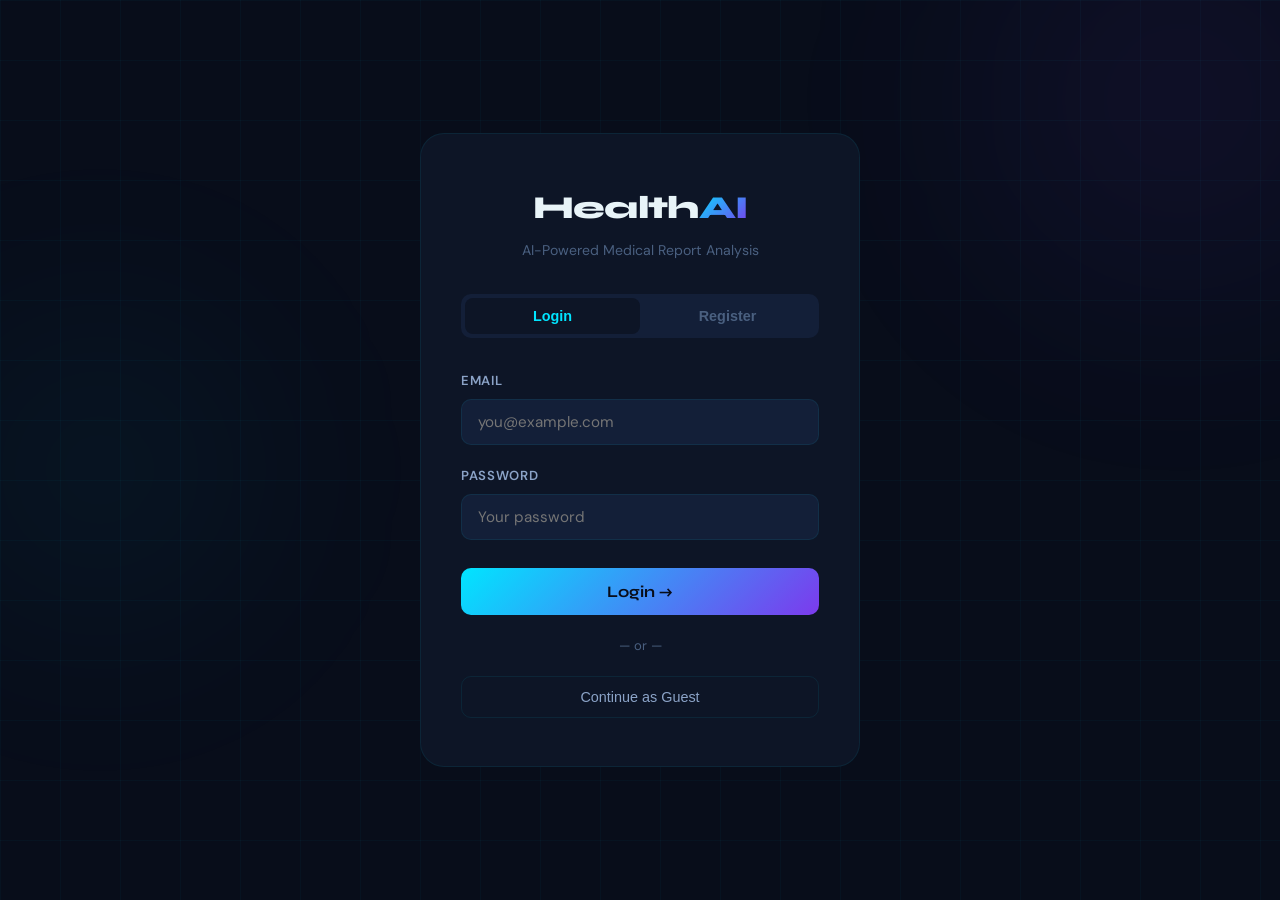
<file: frontend/login.html>
<!DOCTYPE html>
<html lang="en">
<head>
  <meta charset="UTF-8"/>
  <meta name="viewport" content="width=device-width, initial-scale=1.0"/>
  <title>HealthAI — Login</title>
  <link href="https://fonts.googleapis.com/css2?family=Syne:wght@400;600;700;800&family=DM+Sans:wght@300;400;500&display=swap" rel="stylesheet">
  <link rel="stylesheet" href="style.css"/>
  <style>
    .auth-page { min-height: 100vh; display: flex; align-items: center; justify-content: center; padding: 24px; }
    .auth-card { background: var(--bg-card); border: 1px solid var(--border); border-radius: var(--radius-lg); padding: 48px 40px; width: 100%; max-width: 440px; }
    .auth-logo { text-align: center; margin-bottom: 32px; }
    .auth-logo .logo-text { font-family: var(--font-display); font-size: 2rem; font-weight: 800; }
    .auth-tabs { display: flex; background: var(--bg-surface); border-radius: var(--radius-sm); padding: 4px; margin-bottom: 32px; }
    .auth-tab { flex: 1; padding: 10px; text-align: center; border-radius: 8px; cursor: pointer; font-weight: 600; font-size: 0.9rem; color: var(--text-muted); transition: all 0.2s; border: none; background: none; }
    .auth-tab.active { background: var(--bg-card); color: var(--cyan); }
    .form-group { margin-bottom: 20px; }
    .form-label { display: block; font-size: 0.82rem; font-weight: 600; color: var(--text-secondary); margin-bottom: 8px; text-transform: uppercase; letter-spacing: 0.05em; }
    .form-input { width: 100%; padding: 12px 16px; background: var(--bg-surface); border: 1px solid var(--border); border-radius: var(--radius-sm); color: var(--text-primary); font-size: 0.95rem; outline: none; transition: border-color 0.2s; box-sizing: border-box; font-family: var(--font-body); }
    .form-input:focus { border-color: var(--cyan); }
    .auth-btn { width: 100%; padding: 14px; background: linear-gradient(135deg, var(--cyan), var(--purple)); color: #080d1a; border: none; border-radius: var(--radius-sm); font-family: var(--font-display); font-size: 1rem; font-weight: 700; cursor: pointer; transition: all 0.3s; margin-top: 8px; }
    .auth-btn:hover { transform: translateY(-2px); box-shadow: 0 12px 40px rgba(0,229,255,0.3); }
    .auth-btn:disabled { opacity: 0.5; cursor: not-allowed; transform: none; }
    .auth-error { background: rgba(255,82,82,0.1); border: 1px solid rgba(255,82,82,0.3); color: #ff8a80; padding: 12px 16px; border-radius: var(--radius-sm); font-size: 0.88rem; margin-bottom: 16px; display: none; }
    .auth-success { background: rgba(0,230,118,0.1); border: 1px solid rgba(0,230,118,0.3); color: var(--green); padding: 12px 16px; border-radius: var(--radius-sm); font-size: 0.88rem; margin-bottom: 16px; display: none; }
    .divider { text-align: center; color: var(--text-muted); font-size: 0.82rem; margin: 20px 0; }
    .guest-btn { width: 100%; padding: 12px; background: transparent; color: var(--text-secondary); border: 1px solid var(--border); border-radius: var(--radius-sm); font-size: 0.9rem; cursor: pointer; transition: all 0.2s; }
    .guest-btn:hover { border-color: var(--cyan); color: var(--cyan); }
  </style>
</head>
<body>
  <div class="bg-grid"></div>
  <div class="bg-glow bg-glow-1"></div>
  <div class="bg-glow bg-glow-2"></div>

  <div class="auth-page">
    <div class="auth-card">
      <div class="auth-logo">
        <div class="logo-text">Health<span class="accent">AI</span></div>
        <p style="color:var(--text-muted);font-size:0.88rem;margin-top:6px">AI-Powered Medical Report Analysis</p>
      </div>

      <div class="auth-tabs">
        <button class="auth-tab active" onclick="switchTab('login')">Login</button>
        <button class="auth-tab" onclick="switchTab('register')">Register</button>
      </div>

      <div id="auth-error" class="auth-error"></div>
      <div id="auth-success" class="auth-success"></div>

      <div id="login-form">
        <div class="form-group">
          <label class="form-label">Email</label>
          <input type="email" id="login-email" class="form-input" placeholder="you@example.com"/>
        </div>
        <div class="form-group">
          <label class="form-label">Password</label>
          <input type="password" id="login-password" class="form-input" placeholder="Your password"/>
        </div>
        <button class="auth-btn" onclick="handleLogin()">Login →</button>
      </div>

      <div id="register-form" style="display:none">
        <div class="form-group">
          <label class="form-label">Full Name</label>
          <input type="text" id="reg-name" class="form-input" placeholder="Your name"/>
        </div>
        <div class="form-group">
          <label class="form-label">Email</label>
          <input type="email" id="reg-email" class="form-input" placeholder="you@example.com"/>
        </div>
        <div class="form-group">
          <label class="form-label">Password</label>
          <input type="password" id="reg-password" class="form-input" placeholder="Min 6 characters"/>
        </div>
        <button class="auth-btn" onclick="handleRegister()">Create Account →</button>
      </div>

      <div class="divider">— or —</div>
      <button class="guest-btn" onclick="window.location.href='app.html'">Continue as Guest</button>
    </div>
  </div>

  <script src="auth.js"></script>
  <script>
    if (isLoggedIn()) window.location.href = 'app.html';

    function switchTab(tab) {
      document.querySelectorAll('.auth-tab').forEach((t,i) => t.classList.toggle('active', (i===0&&tab==='login')||(i===1&&tab==='register')));
      document.getElementById('login-form').style.display = tab==='login'?'block':'none';
      document.getElementById('register-form').style.display = tab==='register'?'block':'none';
      document.getElementById('auth-error').style.display = 'none';
      document.getElementById('auth-success').style.display = 'none';
    }

    function showError(msg) {
      const el = document.getElementById('auth-error');
      el.textContent = msg; el.style.display = 'block';
      document.getElementById('auth-success').style.display = 'none';
    }
    function showSuccess(msg) {
      const el = document.getElementById('auth-success');
      el.textContent = msg; el.style.display = 'block';
      document.getElementById('auth-error').style.display = 'none';
    }

    async function handleLogin() {
      const email = document.getElementById('login-email').value.trim();
      const password = document.getElementById('login-password').value;
      if (!email || !password) { showError('Please fill all fields'); return; }
      const btn = document.querySelector('#login-form .auth-btn');
      btn.disabled = true; btn.textContent = 'Logging in...';
      try {
        await login(email, password);
        showSuccess('Login successful! Redirecting...');
        setTimeout(() => window.location.href = 'app.html', 1000);
      } catch(e) {
        showError(e.message);
        btn.disabled = false; btn.textContent = 'Login →';
      }
    }

    async function handleRegister() {
      const name = document.getElementById('reg-name').value.trim();
      const email = document.getElementById('reg-email').value.trim();
      const password = document.getElementById('reg-password').value;
      if (!name||!email||!password) { showError('Please fill all fields'); return; }
      if (password.length < 6) { showError('Password must be at least 6 characters'); return; }
      const btn = document.querySelector('#register-form .auth-btn');
      btn.disabled = true; btn.textContent = 'Creating account...';
      try {
        await register(name, email, password);
        showSuccess('Account created! Redirecting...');
        setTimeout(() => window.location.href = 'app.html', 1000);
      } catch(e) {
        showError(e.message);
        btn.disabled = false; btn.textContent = 'Create Account →';
      }
    }

    document.addEventListener('keydown', (e) => {
      if (e.key !== 'Enter') return;
      const loginVisible = document.getElementById('login-form').style.display !== 'none';
      if (loginVisible) handleLogin(); else handleRegister();
    });
  </script>
</body>
</html>
</file>
<file: frontend/style.css>
/* ============================================
   HEALTHAI — Premium Medical UI
   Dark theme, Cyan-Purple gradient palette
   ============================================ */

:root {
  --bg-base: #080d1a;
  --bg-card: #0d1526;
  --bg-card-hover: #111d35;
  --bg-surface: #131f38;
  --cyan: #00e5ff;
  --cyan-dim: #00b8d4;
  --purple: #7c3aed;
  --purple-light: #a855f7;
  --green: #00e676;
  --red: #ff5252;
  --orange: #ff9100;
  --yellow: #ffd740;
  --text-primary: #e8f4f8;
  --text-secondary: #8ba3c7;
  --text-muted: #4a6080;
  --border: rgba(0, 229, 255, 0.08);
  --border-hover: rgba(0, 229, 255, 0.2);
  --glow-cyan: 0 0 40px rgba(0, 229, 255, 0.15);
  --glow-purple: 0 0 40px rgba(124, 58, 237, 0.2);
  --radius-sm: 10px;
  --radius-md: 16px;
  --radius-lg: 24px;
  --font-display: 'Syne', sans-serif;
  --font-body: 'DM Sans', sans-serif;
}

*, *::before, *::after { box-sizing: border-box; margin: 0; padding: 0; }

html { scroll-behavior: smooth; }

body {
  background: var(--bg-base);
  color: var(--text-primary);
  font-family: var(--font-body);
  font-size: 16px;
  line-height: 1.6;
  min-height: 100vh;
  overflow-x: hidden;
}

/* ---- Background ---- */
.bg-grid {
  position: fixed; inset: 0; z-index: 0;
  background-image:
    linear-gradient(rgba(0, 229, 255, 0.03) 1px, transparent 1px),
    linear-gradient(90deg, rgba(0, 229, 255, 0.03) 1px, transparent 1px);
  background-size: 60px 60px;
  pointer-events: none;
}
.bg-glow {
  position: fixed; z-index: 0; border-radius: 50%;
  filter: blur(100px); pointer-events: none; opacity: 0.5;
}
.bg-glow-1 {
  width: 600px; height: 600px;
  background: radial-gradient(circle, rgba(124, 58, 237, 0.2), transparent 70%);
  top: -200px; right: -200px;
}
.bg-glow-2 {
  width: 500px; height: 500px;
  background: radial-gradient(circle, rgba(0, 229, 255, 0.12), transparent 70%);
  bottom: 20%; left: -150px;
}

body > *:not(.bg-grid):not(.bg-glow) { position: relative; z-index: 1; }

/* ---- Header ---- */
.header {
  display: flex; align-items: center; justify-content: space-between;
  padding: 20px 60px;
  border-bottom: 1px solid var(--border);
  backdrop-filter: blur(20px);
  background: rgba(8, 13, 26, 0.8);
  position: sticky; top: 0; z-index: 100;
}
.logo { display: flex; align-items: center; gap: 12px; }
.logo-icon svg { width: 36px; height: 36px; }
.logo-text {
  font-family: var(--font-display);
  font-size: 1.5rem; font-weight: 700;
  letter-spacing: -0.02em; color: var(--text-primary);
}
.accent { background: linear-gradient(135deg, var(--cyan), var(--purple)); -webkit-background-clip: text; -webkit-text-fill-color: transparent; }
.nav { display: flex; align-items: center; gap: 32px; }
.nav a {
  color: var(--text-secondary); text-decoration: none;
  font-size: 0.9rem; font-weight: 500;
  transition: color 0.2s;
}
.nav a:hover { color: var(--cyan); }
.status-badge {
  display: flex; align-items: center; gap: 8px;
  padding: 6px 14px; border-radius: 100px;
  border: 1px solid var(--border);
  font-size: 0.8rem; color: var(--text-secondary);
  background: var(--bg-card);
}
.status-dot {
  width: 7px; height: 7px; border-radius: 50%;
  background: var(--text-muted);
  animation: pulse-dot 2s infinite;
}
.status-dot.online { background: var(--green); }
.status-dot.offline { background: var(--red); animation: none; }
@keyframes pulse-dot {
  0%, 100% { opacity: 1; } 50% { opacity: 0.4; }
}

/* ---- Hero ---- */
.hero {
  text-align: center; padding: 100px 20px 80px;
  max-width: 800px; margin: 0 auto;
}
.hero-tag {
  display: inline-block;
  font-size: 0.8rem; font-weight: 600; letter-spacing: 0.12em;
  text-transform: uppercase; color: var(--cyan);
  padding: 6px 16px; border-radius: 100px;
  border: 1px solid rgba(0, 229, 255, 0.3);
  background: rgba(0, 229, 255, 0.06);
  margin-bottom: 28px;
}
.hero-title {
  font-family: var(--font-display);
  font-size: clamp(2.8rem, 6vw, 4.5rem);
  font-weight: 800; line-height: 1.1;
  letter-spacing: -0.03em; margin-bottom: 24px;
}
.gradient-text {
  background: linear-gradient(135deg, var(--cyan) 0%, var(--purple-light) 100%);
  -webkit-background-clip: text; -webkit-text-fill-color: transparent;
}
.hero-sub {
  font-size: 1.1rem; color: var(--text-secondary);
  line-height: 1.7; margin-bottom: 48px;
}
.hero-stats {
  display: inline-flex; align-items: center; gap: 32px;
  padding: 20px 40px; border-radius: var(--radius-md);
  background: var(--bg-card); border: 1px solid var(--border);
}
.stat { display: flex; flex-direction: column; align-items: center; gap: 2px; }
.stat-num {
  font-family: var(--font-display); font-size: 1.6rem; font-weight: 700;
  background: linear-gradient(135deg, var(--cyan), var(--purple-light));
  -webkit-background-clip: text; -webkit-text-fill-color: transparent;
}
.stat-label { font-size: 0.75rem; color: var(--text-muted); font-weight: 500; text-transform: uppercase; letter-spacing: 0.05em; }
.stat-divider { width: 1px; height: 36px; background: var(--border); }

/* ---- Upload Section ---- */
.upload-section {
  max-width: 680px; margin: 0 auto;
  padding: 0 24px 80px;
}
.section-label {
  font-size: 0.72rem; font-weight: 700;
  letter-spacing: 0.15em; text-transform: uppercase;
  color: var(--cyan); margin-bottom: 8px;
}
.section-title {
  font-family: var(--font-display);
  font-size: 2rem; font-weight: 700; letter-spacing: -0.02em;
  margin-bottom: 32px;
}
.upload-card {
  background: var(--bg-card); border: 1px solid var(--border);
  border-radius: var(--radius-lg); padding: 8px;
  transition: border-color 0.3s, box-shadow 0.3s;
}
.upload-card.drag-over {
  border-color: var(--cyan);
  box-shadow: var(--glow-cyan);
}
.upload-zone {
  border: 2px dashed rgba(0, 229, 255, 0.2);
  border-radius: var(--radius-md); padding: 48px 24px;
  text-align: center; cursor: pointer;
  transition: all 0.3s;
  background: rgba(0, 229, 255, 0.02);
}
.upload-zone:hover {
  border-color: rgba(0, 229, 255, 0.5);
  background: rgba(0, 229, 255, 0.04);
}
.upload-icon {
  width: 64px; height: 64px; margin: 0 auto 20px;
  color: var(--cyan); opacity: 0.7;
}
.upload-icon svg { width: 100%; height: 100%; }
.upload-main {
  font-family: var(--font-display); font-size: 1.1rem;
  font-weight: 600; margin-bottom: 8px;
}
.upload-sub {
  font-size: 0.85rem; color: var(--text-muted);
  margin-bottom: 24px; line-height: 1.5;
}
.upload-btn {
  background: rgba(0, 229, 255, 0.1); color: var(--cyan);
  border: 1px solid rgba(0, 229, 255, 0.3);
  padding: 10px 24px; border-radius: 100px;
  font-size: 0.9rem; font-weight: 500; cursor: pointer;
  transition: all 0.2s;
}
.upload-btn:hover {
  background: rgba(0, 229, 255, 0.2); border-color: var(--cyan);
}
.file-preview {
  display: flex; align-items: center; gap: 16px;
  padding: 16px 20px; margin: 8px 0;
  background: rgba(0, 229, 255, 0.05);
  border: 1px solid rgba(0, 229, 255, 0.15);
  border-radius: var(--radius-md);
}
.file-icon { font-size: 2rem; }
.file-info { flex: 1; }
.file-name { font-weight: 600; font-size: 0.95rem; }
.file-size { font-size: 0.8rem; color: var(--text-muted); }
.remove-btn {
  background: rgba(255, 82, 82, 0.1); color: var(--red);
  border: none; width: 32px; height: 32px; border-radius: 50%;
  cursor: pointer; font-size: 0.9rem; transition: all 0.2s;
}
.remove-btn:hover { background: rgba(255, 82, 82, 0.25); }
.analyze-btn {
  width: 100%; margin-top: 8px; padding: 16px;
  background: linear-gradient(135deg, var(--cyan), var(--purple));
  color: #080d1a; border: none; border-radius: var(--radius-md);
  font-family: var(--font-display); font-size: 1rem; font-weight: 700;
  cursor: pointer; display: flex; align-items: center; justify-content: center;
  gap: 10px; letter-spacing: 0.02em;
  transition: all 0.3s; position: relative; overflow: hidden;
}
.analyze-btn:disabled {
  opacity: 0.3; cursor: not-allowed;
  background: var(--bg-surface);
  color: var(--text-muted);
}
.analyze-btn:not(:disabled):hover {
  transform: translateY(-2px);
  box-shadow: 0 12px 40px rgba(0, 229, 255, 0.3);
}
.btn-icon { font-size: 1.1rem; }

/* ---- Loading ---- */
.loading-state {
  text-align: center; padding: 80px 20px;
}
.pulse-rings {
  position: relative; width: 120px; height: 120px;
  margin: 0 auto 32px;
}
.ring {
  position: absolute; border-radius: 50%;
  border: 2px solid transparent;
}
.ring-1 {
  inset: 0;
  border-color: rgba(0, 229, 255, 0.5);
  animation: ring-pulse 2s ease-in-out infinite;
}
.ring-2 {
  inset: 15px;
  border-color: rgba(124, 58, 237, 0.4);
  animation: ring-pulse 2s ease-in-out infinite 0.4s;
}
.ring-3 {
  inset: 30px;
  border-color: rgba(0, 229, 255, 0.3);
  animation: ring-pulse 2s ease-in-out infinite 0.8s;
}
.heartbeat-icon {
  position: absolute; inset: 0;
  display: flex; align-items: center; justify-content: center;
  font-size: 2.5rem; color: var(--red);
  animation: heartbeat 1.2s ease-in-out infinite;
}
@keyframes ring-pulse {
  0% { transform: scale(0.9); opacity: 0.3; }
  50% { transform: scale(1.05); opacity: 1; }
  100% { transform: scale(0.9); opacity: 0.3; }
}
@keyframes heartbeat {
  0%, 100% { transform: scale(1); }
  14% { transform: scale(1.15); }
  28% { transform: scale(1); }
  42% { transform: scale(1.1); }
  56% { transform: scale(1); }
}
.loading-text {
  font-family: var(--font-display); font-size: 1.4rem;
  font-weight: 700; margin-bottom: 10px;
}
.loading-sub { font-size: 0.9rem; color: var(--text-muted); }

/* ---- Results ---- */
.results-section { max-width: 1000px; margin: 0 auto; padding: 0 24px 80px; }

.score-card {
  background: var(--bg-card); border: 1px solid var(--border);
  border-radius: var(--radius-lg); padding: 40px;
  margin-bottom: 32px;
  animation: slide-up 0.6s ease-out;
}
@keyframes slide-up {
  from { opacity: 0; transform: translateY(30px); }
  to { opacity: 1; transform: translateY(0); }
}
.score-header {
  display: flex; justify-content: space-between; align-items: flex-start;
  margin-bottom: 24px;
}
.score-title {
  font-family: var(--font-display); font-size: 1.8rem;
  font-weight: 700; letter-spacing: -0.02em; margin-top: 8px;
}
.score-circle-wrap {
  position: relative; width: 120px; height: 120px; flex-shrink: 0;
}
.score-svg { width: 100%; height: 100%; }
.score-num {
  position: absolute; inset: 0;
  display: flex; align-items: center; justify-content: center;
  font-family: var(--font-display); font-size: 1.8rem;
  font-weight: 800;
  background: linear-gradient(135deg, var(--cyan), var(--purple-light));
  -webkit-background-clip: text; -webkit-text-fill-color: transparent;
}
.urgent-banner {
  padding: 14px 20px; border-radius: var(--radius-sm);
  background: rgba(255, 82, 82, 0.12);
  border: 1px solid rgba(255, 82, 82, 0.3);
  color: #ff8a80; font-size: 0.9rem;
  margin-bottom: 20px;
}
.score-summary {
  font-size: 1rem; line-height: 1.7;
  color: var(--text-secondary);
}

/* ---- Tabs ---- */
.tabs-container { margin-bottom: 48px; }
.tabs {
  display: flex; gap: 4px;
  background: var(--bg-card); border: 1px solid var(--border);
  border-radius: var(--radius-md); padding: 6px;
  margin-bottom: 24px; overflow-x: auto;
}
.tab {
  flex: 1; min-width: 120px; padding: 10px 16px;
  background: none; border: none; border-radius: var(--radius-sm);
  color: var(--text-secondary); font-size: 0.85rem;
  font-weight: 500; cursor: pointer; white-space: nowrap;
  transition: all 0.2s; font-family: var(--font-body);
}
.tab:hover { color: var(--text-primary); background: var(--bg-surface); }
.tab.active {
  background: linear-gradient(135deg, rgba(0, 229, 255, 0.15), rgba(124, 58, 237, 0.15));
  color: var(--cyan); border: 1px solid rgba(0, 229, 255, 0.2);
}
.tab-content { animation: slide-up 0.3s ease-out; }
.tab-content.hidden { display: none; }

/* ---- Problems Grid ---- */
.problems-grid {
  display: grid; grid-template-columns: repeat(auto-fill, minmax(280px, 1fr));
  gap: 16px; margin-bottom: 24px;
}
.problem-card {
  background: var(--bg-card); border: 1px solid var(--border);
  border-radius: var(--radius-md); padding: 24px;
  transition: all 0.3s;
}
.problem-card:hover {
  border-color: var(--border-hover);
  transform: translateY(-2px);
  box-shadow: var(--glow-cyan);
}
.problem-card.severe { border-color: rgba(255, 82, 82, 0.3); }
.problem-card.moderate { border-color: rgba(255, 145, 0, 0.3); }
.problem-card.mild { border-color: rgba(255, 215, 64, 0.25); }
.problem-severity {
  display: inline-block; font-size: 0.7rem;
  font-weight: 700; letter-spacing: 0.1em; text-transform: uppercase;
  padding: 3px 10px; border-radius: 100px; margin-bottom: 12px;
}
.problem-card.severe .problem-severity { background: rgba(255,82,82,0.15); color: var(--red); }
.problem-card.moderate .problem-severity { background: rgba(255,145,0,0.15); color: var(--orange); }
.problem-card.mild .problem-severity { background: rgba(255,215,64,0.15); color: var(--yellow); }
.problem-name {
  font-family: var(--font-display); font-size: 1.05rem;
  font-weight: 700; margin-bottom: 8px;
}
.problem-organ {
  font-size: 0.75rem; color: var(--cyan); margin-bottom: 8px;
  text-transform: uppercase; letter-spacing: 0.05em;
}
.problem-desc { font-size: 0.875rem; color: var(--text-secondary); line-height: 1.6; }

/* ---- Values Grid ---- */
.values-grid {
  display: grid; grid-template-columns: repeat(auto-fill, minmax(260px, 1fr));
  gap: 12px;
}
.value-card {
  background: var(--bg-card); border: 1px solid var(--border);
  border-radius: var(--radius-md); padding: 20px;
  transition: all 0.2s;
}
.value-card:hover { border-color: var(--border-hover); }
.value-param {
  font-size: 0.8rem; color: var(--text-muted);
  text-transform: uppercase; letter-spacing: 0.05em; margin-bottom: 8px;
}
.value-num {
  font-family: var(--font-display); font-size: 1.6rem;
  font-weight: 700; margin-bottom: 4px;
}
.value-card.normal .value-num { color: var(--green); }
.value-card.high .value-num { color: var(--red); }
.value-card.low .value-num { color: var(--orange); }
.value-range { font-size: 0.8rem; color: var(--text-muted); }
.value-status {
  display: inline-block; font-size: 0.7rem; font-weight: 600;
  padding: 3px 10px; border-radius: 100px; margin-top: 10px;
  text-transform: uppercase; letter-spacing: 0.05em;
}
.value-card.normal .value-status { background: rgba(0,230,118,0.1); color: var(--green); }
.value-card.high .value-status { background: rgba(255,82,82,0.1); color: var(--red); }
.value-card.low .value-status { background: rgba(255,145,0,0.1); color: var(--orange); }
.value-card.critical .value-status,
.value-card.critical .value-num { color: var(--red); }
.value-card.critical { border-color: rgba(255,82,82,0.4); animation: blink-border 1.5s infinite; }
@keyframes blink-border {
  0%, 100% { border-color: rgba(255,82,82,0.4); }
  50% { border-color: rgba(255,82,82,0.8); }
}

/* ---- Diet Grid ---- */
.diet-grid {
  display: grid; grid-template-columns: repeat(auto-fill, minmax(280px, 1fr));
  gap: 16px;
}
.diet-card {
  background: var(--bg-card); border: 1px solid var(--border);
  border-radius: var(--radius-md); padding: 24px;
}
.diet-category {
  font-size: 0.75rem; font-weight: 700; letter-spacing: 0.1em;
  text-transform: uppercase; margin-bottom: 14px;
  padding-bottom: 12px; border-bottom: 1px solid var(--border);
}
.diet-card.eat .diet-category { color: var(--green); }
.diet-card.avoid .diet-category { color: var(--red); }
.diet-items { display: flex; flex-wrap: wrap; gap: 8px; margin-bottom: 12px; }
.diet-item {
  padding: 4px 12px; border-radius: 100px; font-size: 0.82rem; font-weight: 500;
}
.diet-card.eat .diet-item { background: rgba(0,230,118,0.1); color: var(--green); border: 1px solid rgba(0,230,118,0.2); }
.diet-card.avoid .diet-item { background: rgba(255,82,82,0.1); color: var(--red); border: 1px solid rgba(255,82,82,0.2); }
.diet-reason { font-size: 0.82rem; color: var(--text-muted); line-height: 1.5; }

/* ---- Treatment List ---- */
.treatment-list { display: flex; flex-direction: column; gap: 16px; }
.treatment-card {
  background: var(--bg-card); border: 1px solid var(--border);
  border-radius: var(--radius-md); padding: 24px;
  display: flex; gap: 20px; align-items: flex-start;
  transition: all 0.2s;
}
.treatment-card:hover { border-color: var(--border-hover); }
.treatment-urgency-dot {
  width: 12px; height: 12px; border-radius: 50%; flex-shrink: 0;
  margin-top: 5px;
}
.urgency-immediate { background: var(--red); box-shadow: 0 0 10px rgba(255,82,82,0.6); }
.urgency-soon { background: var(--orange); }
.urgency-routine { background: var(--green); }
.treatment-name {
  font-family: var(--font-display); font-size: 1rem;
  font-weight: 700; margin-bottom: 6px;
}
.treatment-urgency-label {
  font-size: 0.7rem; font-weight: 700;
  letter-spacing: 0.1em; text-transform: uppercase;
  margin-bottom: 8px;
}
.urgency-label-immediate { color: var(--red); }
.urgency-label-soon { color: var(--orange); }
.urgency-label-routine { color: var(--green); }
.treatment-desc { font-size: 0.875rem; color: var(--text-secondary); line-height: 1.6; }

/* ---- Lifestyle ---- */
.lifestyle-card {
  background: var(--bg-card); border: 1px solid var(--border);
  border-radius: var(--radius-md); padding: 28px;
}
.lifestyle-card h3 {
  font-family: var(--font-display); font-size: 1.1rem;
  font-weight: 700; margin-bottom: 16px;
}
.lifestyle-list {
  list-style: none; display: flex; flex-direction: column; gap: 10px;
}
.lifestyle-list li {
  display: flex; align-items: flex-start; gap: 12px;
  font-size: 0.9rem; color: var(--text-secondary); line-height: 1.5;
}
.lifestyle-list li::before {
  content: '◆'; color: var(--cyan); font-size: 0.5rem;
  margin-top: 6px; flex-shrink: 0;
}

/* ---- Doctors ---- */
.doctors-section { margin-bottom: 48px; }
.section-desc { color: var(--text-secondary); font-size: 0.95rem; margin-bottom: 28px; margin-top: -16px; }
.doctors-grid {
  display: grid; grid-template-columns: repeat(auto-fill, minmax(300px, 1fr));
  gap: 16px;
}
.doctor-card {
  background: var(--bg-card); border: 1px solid var(--border);
  border-radius: var(--radius-md); padding: 28px;
  transition: all 0.3s;
  animation: slide-up 0.5s ease-out backwards;
}
.doctor-card:hover {
  border-color: rgba(0, 229, 255, 0.3);
  transform: translateY(-3px);
  box-shadow: 0 20px 60px rgba(0, 229, 255, 0.08);
}
.doctor-avatar {
  width: 52px; height: 52px; border-radius: 50%;
  background: linear-gradient(135deg, var(--cyan), var(--purple));
  display: flex; align-items: center; justify-content: center;
  font-size: 1.5rem; margin-bottom: 16px;
}
.doctor-name {
  font-family: var(--font-display); font-size: 1.05rem;
  font-weight: 700; margin-bottom: 4px;
}
.doctor-spec {
  font-size: 0.8rem; color: var(--cyan);
  text-transform: uppercase; letter-spacing: 0.06em;
  font-weight: 600; margin-bottom: 14px;
}
.doctor-hospital {
  font-size: 0.85rem; color: var(--text-secondary);
  margin-bottom: 8px; display: flex; align-items: center; gap: 6px;
}
.doctor-avail {
  font-size: 0.82rem; color: var(--text-muted);
  margin-bottom: 16px; display: flex; align-items: center; gap: 6px;
}
.doctor-phone-btn {
  display: flex; align-items: center; gap: 8px;
  width: 100%; padding: 12px 16px;
  background: rgba(0, 229, 255, 0.08);
  border: 1px solid rgba(0, 229, 255, 0.2);
  border-radius: var(--radius-sm); color: var(--cyan);
  font-size: 0.95rem; font-weight: 600;
  cursor: pointer; text-decoration: none;
  transition: all 0.2s; justify-content: center;
}
.doctor-phone-btn:hover {
  background: rgba(0, 229, 255, 0.15);
  border-color: var(--cyan);
}

/* ---- All Doctors Section ---- */
.all-doctors-section {
  max-width: 1200px; margin: 0 auto;
  padding: 80px 24px;
  border-top: 1px solid var(--border);
}
.all-doctors-grid {
  display: grid; grid-template-columns: repeat(auto-fill, minmax(280px, 1fr));
  gap: 16px; margin-top: 32px;
}

/* ---- Reset ---- */
.reset-section { text-align: center; padding: 40px 0; }
.reset-btn {
  padding: 14px 36px;
  background: transparent; color: var(--cyan);
  border: 1px solid rgba(0, 229, 255, 0.3);
  border-radius: 100px; font-size: 0.95rem;
  font-weight: 600; cursor: pointer; transition: all 0.2s;
}
.reset-btn:hover {
  background: rgba(0, 229, 255, 0.1); border-color: var(--cyan);
}

/* ---- Footer ---- */
.footer {
  text-align: center; padding: 48px 24px;
  border-top: 1px solid var(--border);
}
.footer-logo {
  font-family: var(--font-display); font-size: 1.5rem;
  font-weight: 700; margin-bottom: 12px;
}
.footer-disclaimer {
  font-size: 0.82rem; color: var(--text-muted);
  max-width: 500px; margin: 0 auto 8px; line-height: 1.6;
}
.footer-copy { font-size: 0.8rem; color: var(--text-muted); }

/* ---- Utilities ---- */
.hidden { display: none !important; }

/* ---- Responsive ---- */
@media (max-width: 768px) {
  .header { padding: 16px 20px; }
  .nav a { display: none; }
  .hero { padding: 60px 20px 60px; }
  .hero-stats { flex-direction: column; gap: 16px; padding: 20px 28px; }
  .stat-divider { width: 100%; height: 1px; }
  .score-header { flex-direction: column; gap: 20px; align-items: flex-start; }
  .tabs { gap: 2px; }
  .tab { min-width: 100px; font-size: 0.78rem; padding: 8px 10px; }
}
</file>
